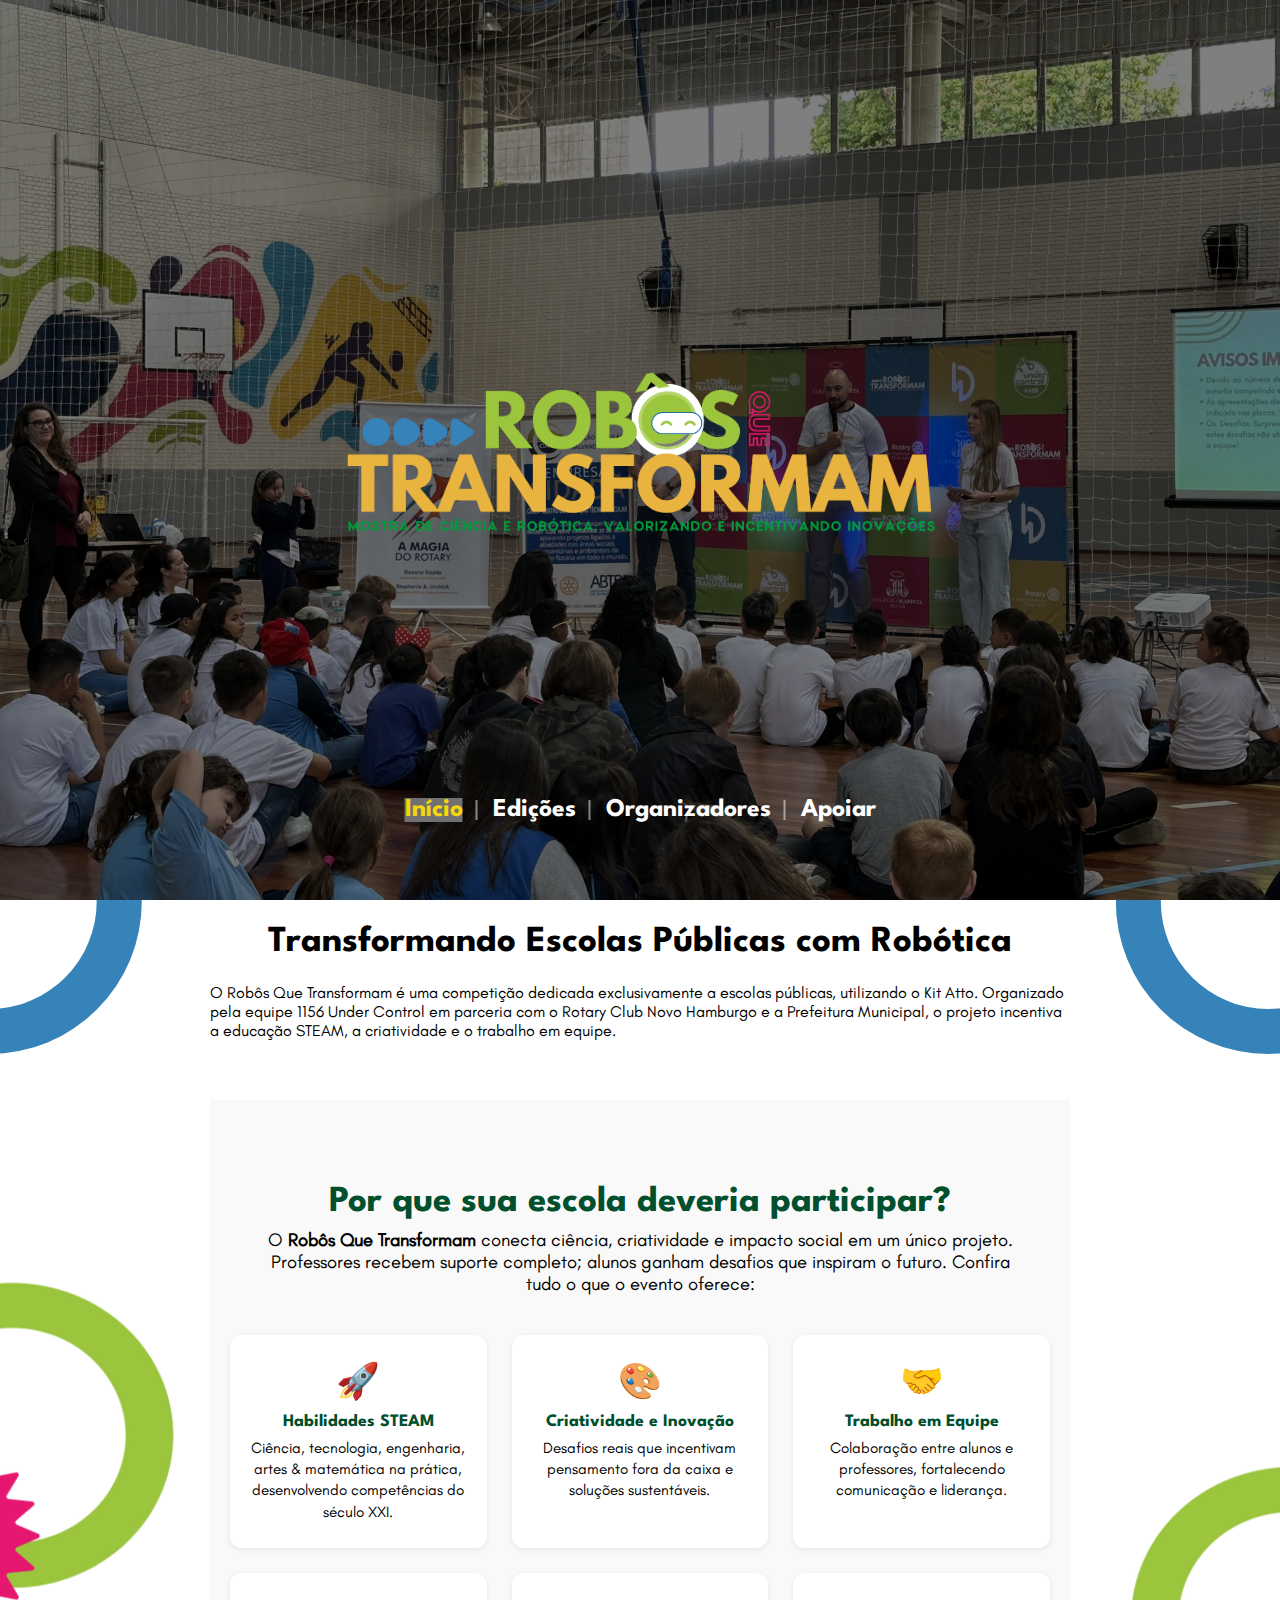
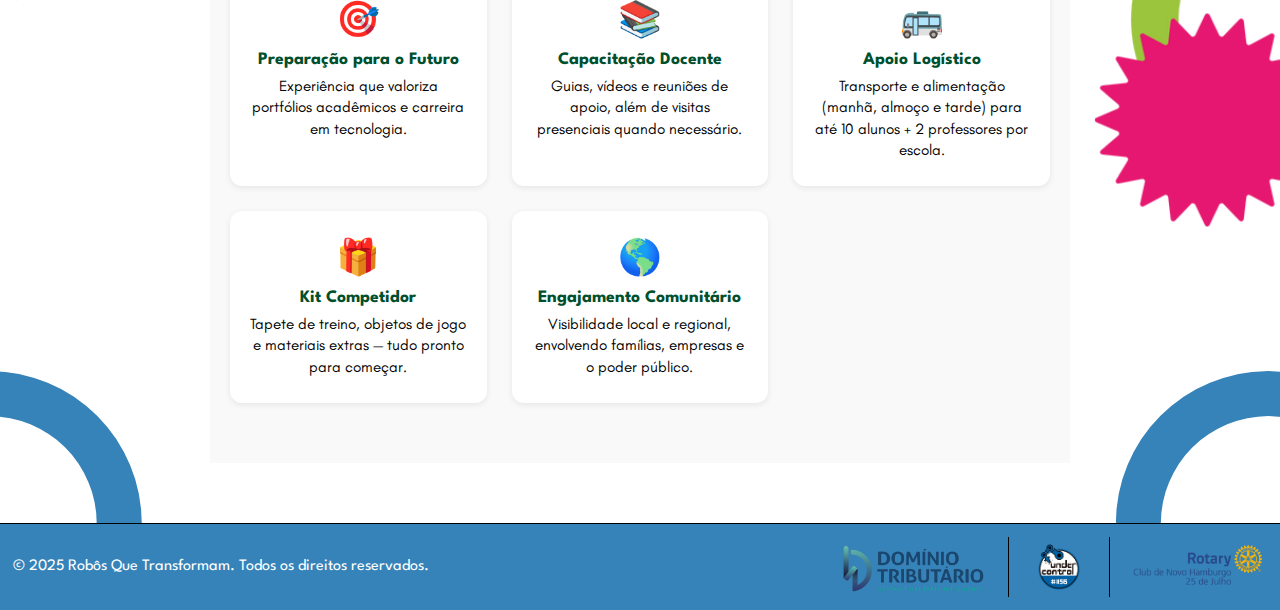
<file: index.html>
<!DOCTYPE html>
<html lang="pt-BR">

<head>
    <meta charset="UTF-8" />
    <title>Robôs Que Transformam</title>
    <link rel="stylesheet" href="style.css" />
</head>

<body>
    <header id="hero">
        <div class="bg-fade" id="bg1"></div>
        <div class="bg-fade" id="bg2"></div>
        <div class="overlay"></div>
        <nav>...</nav>
        <div class="hero-content">
            <img src="images/logoRQT.png" alt="Robôs Que Transformam" class="logo" />
        </div>
        <div class="hero-navigation">
            <ul>
                <li><a href="index.html">Início</a></li>
                <li><a href="edicoes.html">Edições</a></li>
                <li><a href="organizadores.html">Organizadores</a></li>
                <li><a href="apoio.html">Apoiar</a></li>
            </ul>
        </div>
    </header>

    <main>
        <div class="page-decorations">
            <div class="corner-decoration top-left"></div>
            <div class="corner-decoration top-right"></div>
            <div class="corner-decoration bottom-left"></div>
            <div class="corner-decoration bottom-right"></div>
            <div class="side-decoration left"></div>
            <div class="side-decoration right"></div>
        </div>
        <div class="content">
            <section>
                <h1>Transformando Escolas Públicas com Robótica</h1>
                <p>O Robôs Que Transformam é uma competição dedicada exclusivamente a escolas públicas, utilizando o Kit
                    Atto. Organizado pela equipe 1156 Under Control em parceria com o Rotary Club Novo Hamburgo e a
                    Prefeitura Municipal, o projeto incentiva a educação STEAM, a criatividade e o trabalho em equipe.
                </p>
            </section>

            <section class="image-section">
                <h1>Por que sua escola deveria participar?</h1>

                <p class="intro">
                    O <strong>Robôs Que Transformam</strong> conecta ciência, criatividade e impacto social
                    em um único projeto. Professores recebem suporte completo; alunos
                    ganham desafios que inspiram o futuro. Confira tudo o que o evento oferece:
                </p>

                <div class="benefit-grid">
                    <div class="card">
                        <span class="emoji">🚀</span>
                        <h3>Habilidades STEAM</h3>
                        <p>Ciência, tecnologia, engenharia, artes &amp; matemática na prática,
                            desenvolvendo competências do século XXI.</p>
                    </div>

                    <div class="card">
                        <span class="emoji">🎨</span>
                        <h3>Criatividade e Inovação</h3>
                        <p>Desafios reais que incentivam pensamento fora da caixa
                            e soluções sustentáveis.</p>
                    </div>

                    <div class="card">
                        <span class="emoji">🤝</span>
                        <h3>Trabalho em Equipe</h3>
                        <p>Colaboração entre alunos e professores, fortalecendo comunicação
                            e liderança.</p>
                    </div>

                    <div class="card">
                        <span class="emoji">🎯</span>
                        <h3>Preparação para o Futuro</h3>
                        <p>Experiência que valoriza portfólios acadêmicos e carreira
                            em tecnologia.</p>
                    </div>

                    <div class="card">
                        <span class="emoji">📚</span>
                        <h3>Capacitação Docente</h3>
                        <p>Guias, vídeos e reuniões de apoio, além de visitas presenciais
                            quando necessário.</p>
                    </div>

                    <div class="card">
                        <span class="emoji">🚌</span>
                        <h3>Apoio Logístico</h3>
                        <p>Transporte e alimentação (manhã, almoço e tarde) para até
                            10 alunos + 2 professores por escola.</p>
                    </div>

                    <div class="card">
                        <span class="emoji">🎁</span>
                        <h3>Kit Competidor</h3>
                        <p>Tapete de treino, objetos de jogo e materiais extras —
                            tudo pronto para começar.</p>
                    </div>

                    <div class="card">
                        <span class="emoji">🌎</span>
                        <h3>Engajamento Comunitário</h3>
                        <p>Visibilidade local e regional, envolvendo famílias, empresas
                            e o poder público.</p>
                    </div>
                </div>
            </section>
        </div>
    </main>


    <footer class="footer">
        <p>&copy; 2025 Robôs Que Transformam. Todos os direitos reservados.</p>
        <div class="sponsors">
            <img src="images/logoDominio.png" alt="Logo Domínio Tributário" class="sponsor-logo">
            <div class="sponsor-separator"></div>
            <img src="images/logoUnder.png" alt="Logo Under Control" class="sponsor-logo">
            <div class="sponsor-separator"></div>
            <img src="images/logoRotary.png" alt="Logo Rotary" class="sponsor-logo">
        </div>
    </footer>


    <script src="script.js"></script>
</body>

</html>
</file>
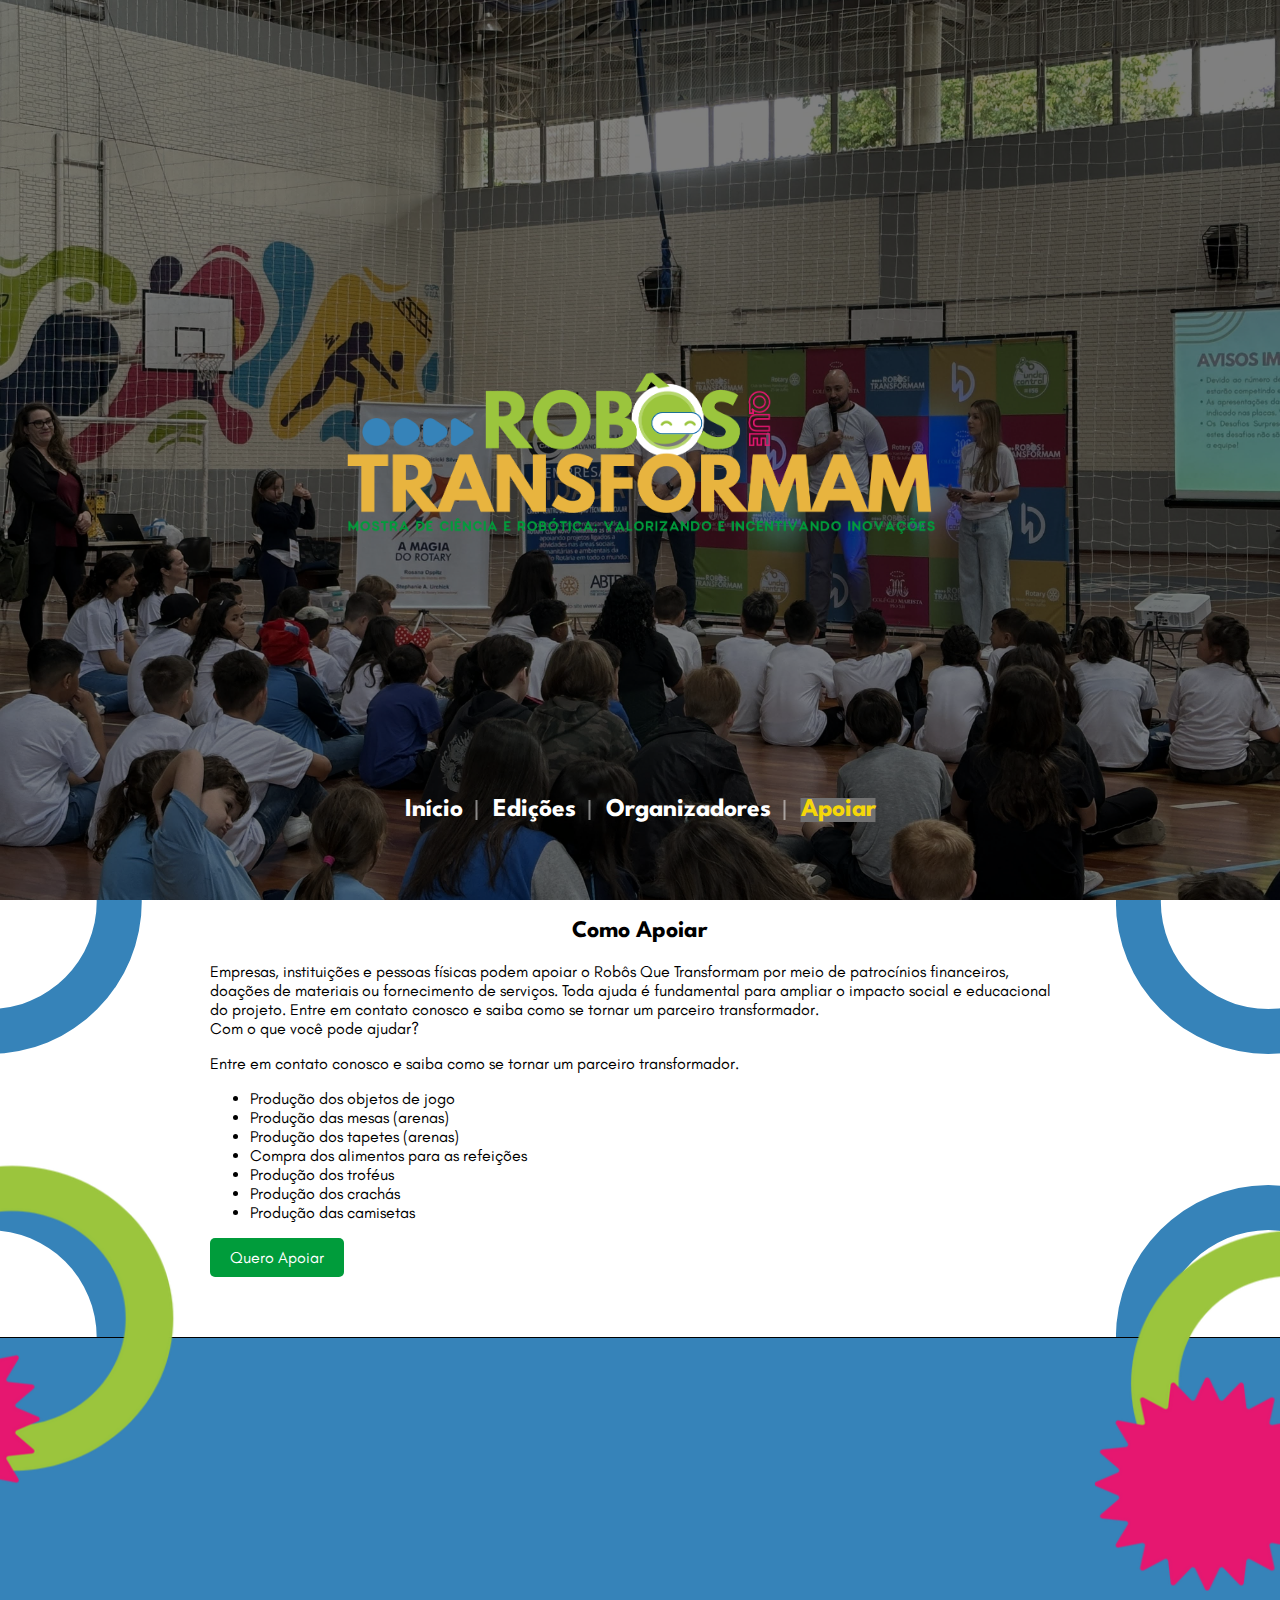
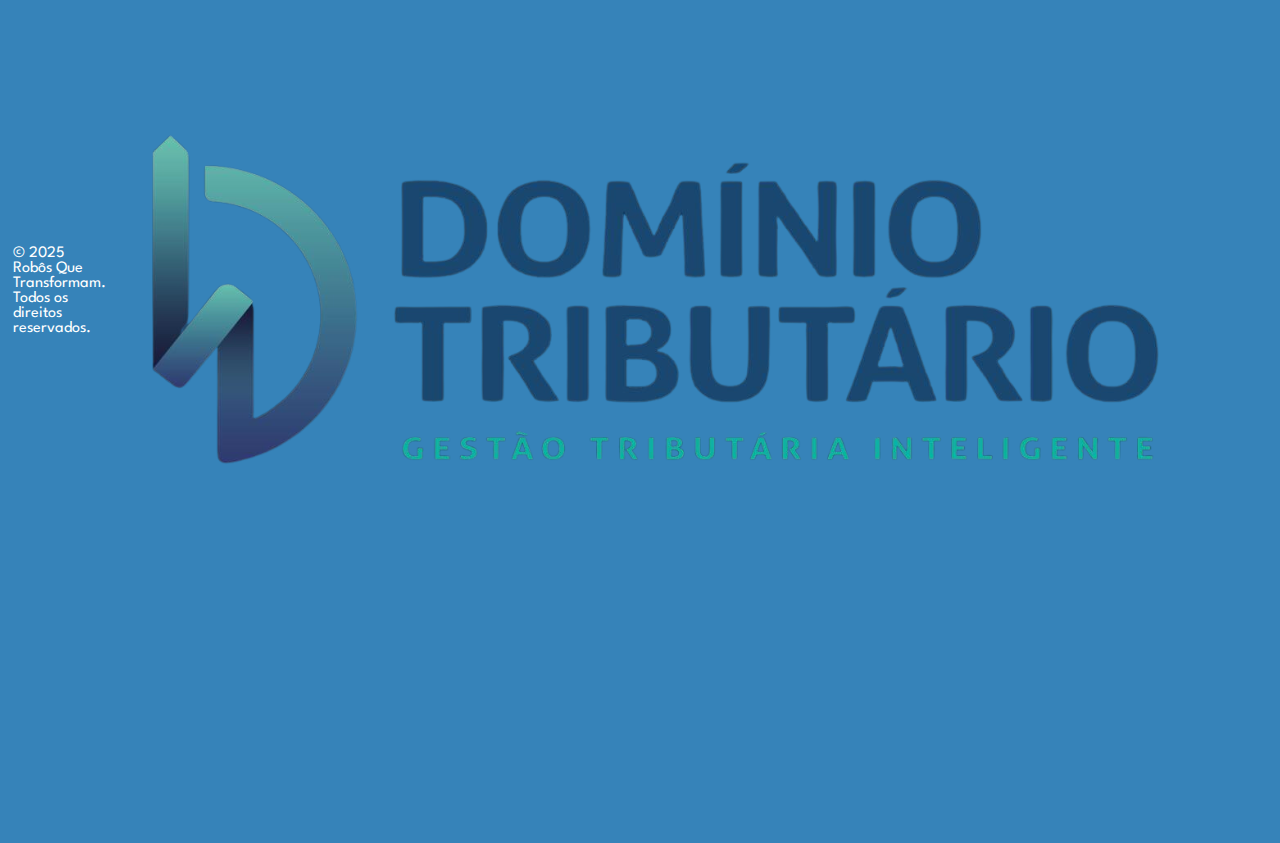
<file: apoio.html>
<!DOCTYPE html>
<html lang="pt-BR">

<head>
    <meta charset="UTF-8" />
    <title>Robôs Que Transformam</title>
    <link rel="stylesheet" href="style.css" />
</head>

<body>
    <header id="hero">
        <div class="bg-fade" id="bg1"></div>
        <div class="bg-fade" id="bg2"></div>
        <div class="overlay"></div>
        <nav>...</nav>
        <div class="hero-content">
            <img src="images/logoRQT.png" alt="Robôs Que Transformam" class="logo" />
        </div>
        <div class="hero-navigation">
            <ul>
                <li><a href="index.html">Início</a></li>
                <li><a href="edicoes.html">Edições</a></li>
                <li><a href="organizadores.html">Organizadores</a></li>
                <li><a href="apoio.html">Apoiar</a></li>
            </ul>
        </div>
    </header>

    <main>
        <div class="page-decorations">
            <div class="corner-decoration top-left"></div>
            <div class="corner-decoration top-right"></div>
            <div class="corner-decoration bottom-left"></div>
            <div class="corner-decoration bottom-right"></div>
            <div class="side-decoration left"></div>
            <div class="side-decoration right"></div>
        </div>
        <div class="content">
            <section>
                <h2>Como Apoiar</h2>
                <p>Empresas, instituições e pessoas físicas podem apoiar o Robôs Que Transformam por meio de patrocínios
                    financeiros,
                    doações de materiais ou fornecimento de serviços. Toda ajuda é fundamental para ampliar o impacto social
                    e educacional do projeto.
                    Entre em contato conosco e saiba como se tornar um parceiro transformador.
                    <br />
                    Com o que você pode ajudar?
                </p>
                <p>Entre em contato conosco e saiba como se tornar um parceiro transformador.</p>
                <div class="how-to-help">
                    <ul>
                        <li>Produção dos objetos de jogo</li>
                        <li>Produção das mesas (arenas)</li>
                        <li>Produção dos tapetes (arenas)</li>
                        <li>Compra dos alimentos para as refeições</li>
                        <li>Produção dos troféus</li>
                        <li>Produção dos crachás</li>
                        <li>Produção das camisetas</li>
                    </ul>
                </div>
                <a href="mailto:contato@robosquetransformam.com" class="btn">Quero Apoiar</a>
            </section>
        </div>
    </main>


    <footer class="footer">
        <p>&copy; 2025 Robôs Que Transformam. Todos os direitos reservados.</p>
        <img src="images/logoDominio.png" alt="Logo Dominio" class="smallimg">
        <img src="images/logoUnder.png" alt="Logo Dominio" class="bigimg">
        <img src="images/logoRotary.png" alt="Logo Dominio" class="smallimg">
    </footer>


    <script src="script.js"></script>
</body>

</html>
</file>
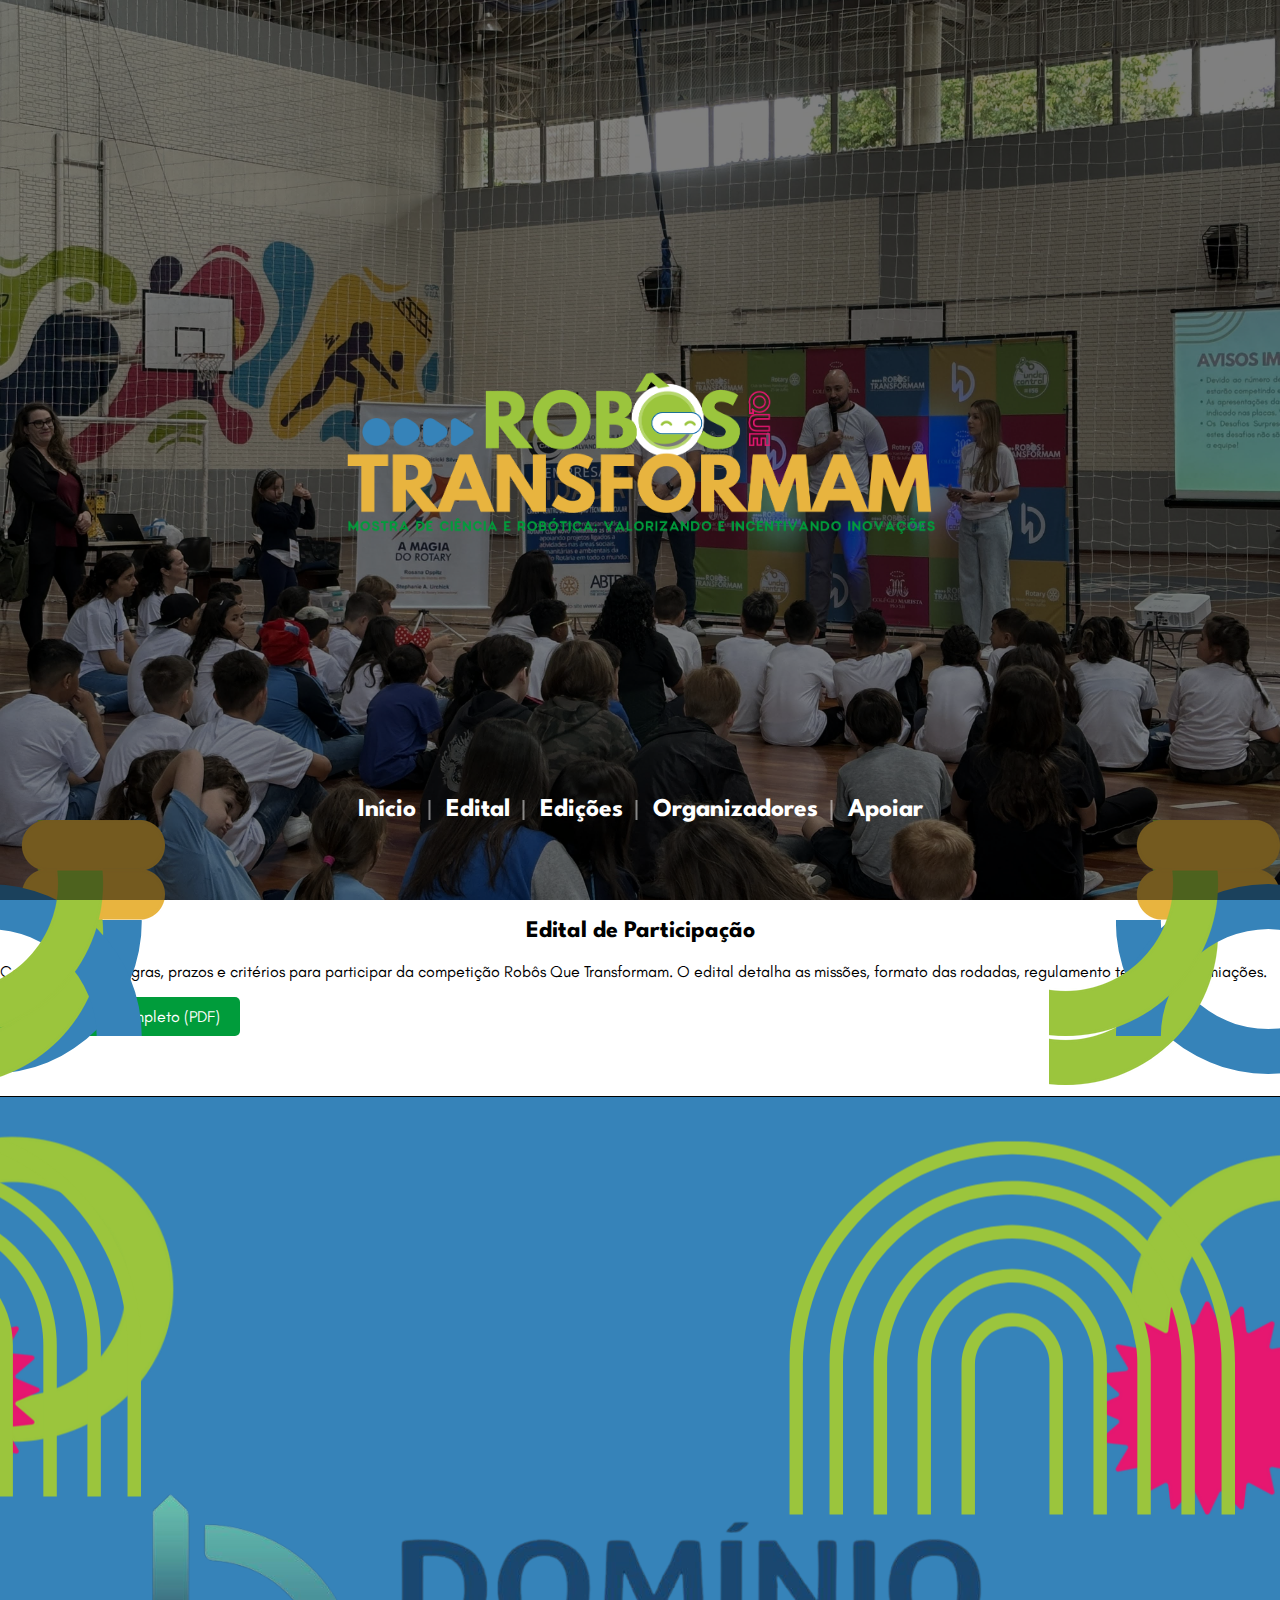
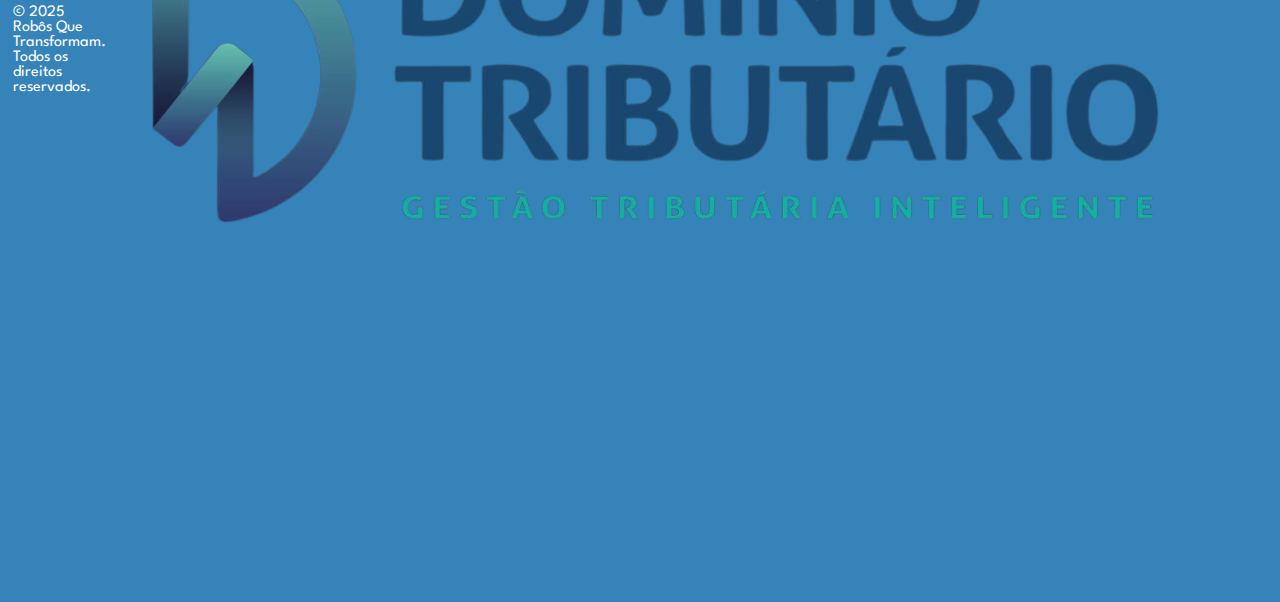
<file: beneficios.html>
<!DOCTYPE html>
<html lang="pt-BR">

<head>
    <meta charset="UTF-8" />
    <title>Robôs Que Transformam</title>
    <link rel="stylesheet" href="style.css" />
</head>

<body>
    <header id="hero">
        <div class="bg-fade" id="bg1"></div>
        <div class="bg-fade" id="bg2"></div>
        <div class="overlay"></div>
        <nav>...</nav>
        <div class="hero-content">
            <img src="images/logoRQT.png" alt="Robôs Que Transformam" class="logo" />
        </div>
        <div class="hero-navigation">
            <ul>
                <li><a href="index.html">Início</a></li>
                <li><a href="edital.html">Edital</a></li>
                <li><a href="edicoes.html">Edições</a></li>
                <li><a href="organizadores.html">Organizadores</a></li>
                <li><a href="apoio.html">Apoiar</a></li>
            </ul>
        </div>
    </header>

    <main>
        <div class="page-decorations">
            <div class="corner-decoration top-left"><img src="images/corner1.png" alt="" /></div>
            <div class="corner-decoration top-right"><img src="images/corner1.png" alt="" /></div>
            <div class="corner-decoration bottom-left"><img src="images/corner1.png" alt="" /></div>
            <div class="corner-decoration bottom-right"><img src="images/corner1.png" alt="" /></div>
            <div class="side-decoration left"><img src="images/corner2.png" alt="" /></div>
            <div class="side-decoration right"><img src="images/corner2.png" alt="" /></div>
        </div>
        <section>
            <h2>Edital de Participação</h2>
            <p>Confira todas as regras, prazos e critérios para participar da competição Robôs Que Transformam. O edital
                detalha as missões, formato das rodadas, regulamento técnico e premiações.</p>
            <p><a href="docs/edital.pdf" target="_blank" class="btn">Baixar Edital Completo (PDF)</a></p>
        </section>
    </main>

    <footer class="footer">
        <p>&copy; 2025 Robôs Que Transformam. Todos os direitos reservados.</p>
        <img src="images/logoDominio.png" alt="Logo Dominio" class="smallimg">
        <img src="images/logoUnder.png" alt="Logo Dominio" class="bigimg">
        <img src="images/logoRotary.png" alt="Logo Dominio" class="smallimg">
    </footer>


    <script src="script.js"></script>
</body>

</html>
</file>
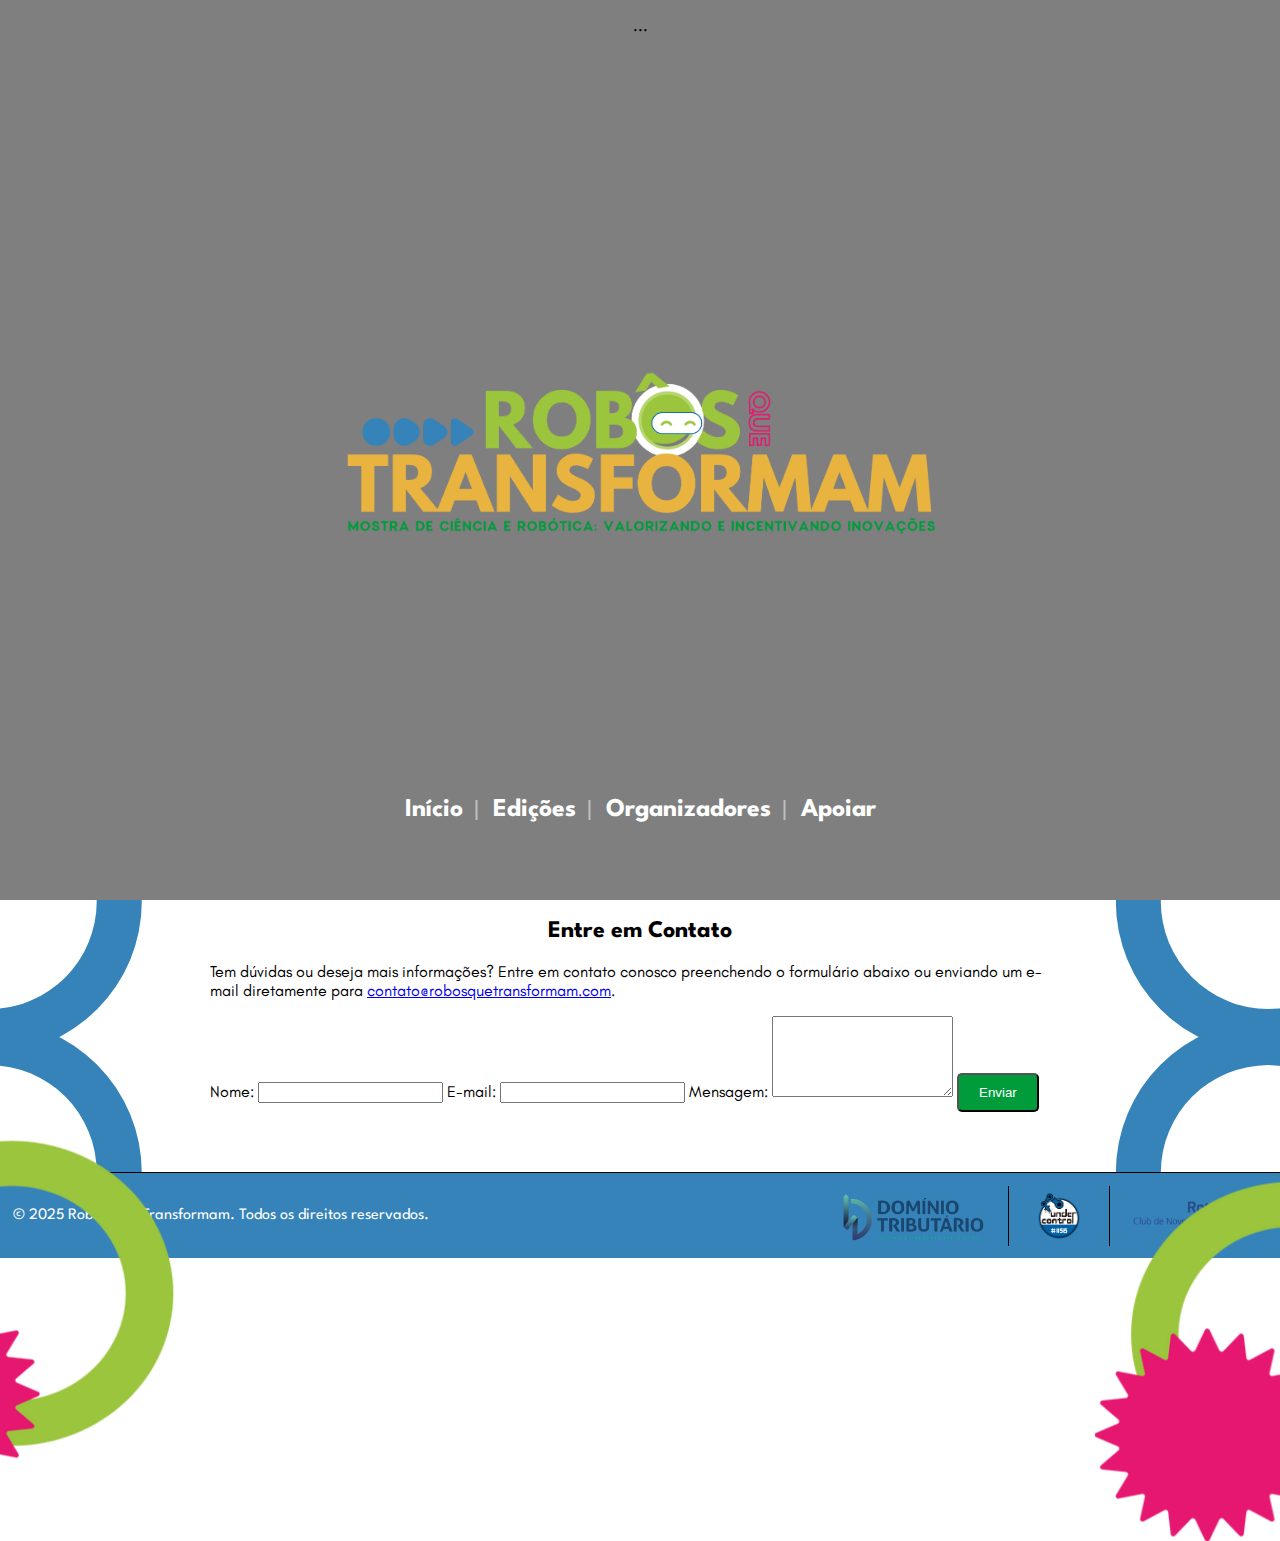
<file: contato.html>
<!DOCTYPE html>
<html lang="pt-BR">

<head>
    <meta charset="UTF-8" />
    <title>Contato - Robôs Que Transformam</title>
    <link rel="stylesheet" href="style.css" />
</head>

<body>
    <header id="hero">
        <div class="bg-fade" id="bg1"></div>
        <div class="bg-fade" id="bg2"></div>
        <div class="overlay"></div>
        <nav>...</nav>
        <div class="hero-content">
            <img src="images/logoRQT.png" alt="Robôs Que Transformam" class="logo" />
        </div>
        <div class="hero-navigation">
            <ul>
                <li><a href="index.html">Início</a></li>
                <li><a href="edicoes.html">Edições</a></li>
                <li><a href="organizadores.html">Organizadores</a></li>
                <li><a href="apoio.html">Apoiar</a></li>
            </ul>
        </div>
    </header>

    <main>
        <div class="page-decorations">
            <div class="corner-decoration top-left"></div>
            <div class="corner-decoration top-right"></div>
            <div class="corner-decoration bottom-left"></div>
            <div class="corner-decoration bottom-right"></div>
            <div class="side-decoration left"></div>
            <div class="side-decoration right"></div>
        </div>
        <div class="content">
            <section>
                <h2>Entre em Contato</h2>
                <p>Tem dúvidas ou deseja mais informações? Entre em contato conosco preenchendo o formulário abaixo ou
                    enviando um e-mail diretamente para <a
                        href="mailto:contato@robosquetransformam.com">contato@robosquetransformam.com</a>.</p>

                <form action="submit_form.php" method="POST" class="contact-form">
                    <label for="name">Nome:</label>
                    <input type="text" id="name" name="name" required>

                    <label for="email">E-mail:</label>
                    <input type="email" id="email" name="email" required>

                    <label for="message">Mensagem:</label>
                    <textarea id="message" name="message" rows="5" required></textarea>

                    <button type="submit" class="btn">Enviar</button>
                </form>
            </section>
        </div>
    </main>

    <footer class="footer">
        <p>&copy; 2025 Robôs Que Transformam. Todos os direitos reservados.</p>
        <div class="sponsors">
            <img src="images/logoDominio.png" alt="Logo Domínio Tributário" class="sponsor-logo">
            <div class="sponsor-separator"></div>
            <img src="images/logoUnder.png" alt="Logo Under Control" class="sponsor-logo">
            <div class="sponsor-separator"></div>
            <img src="images/logoRotary.png" alt="Logo Rotary" class="sponsor-logo">
        </div>
    </footer>
</body>

</html>
</file>
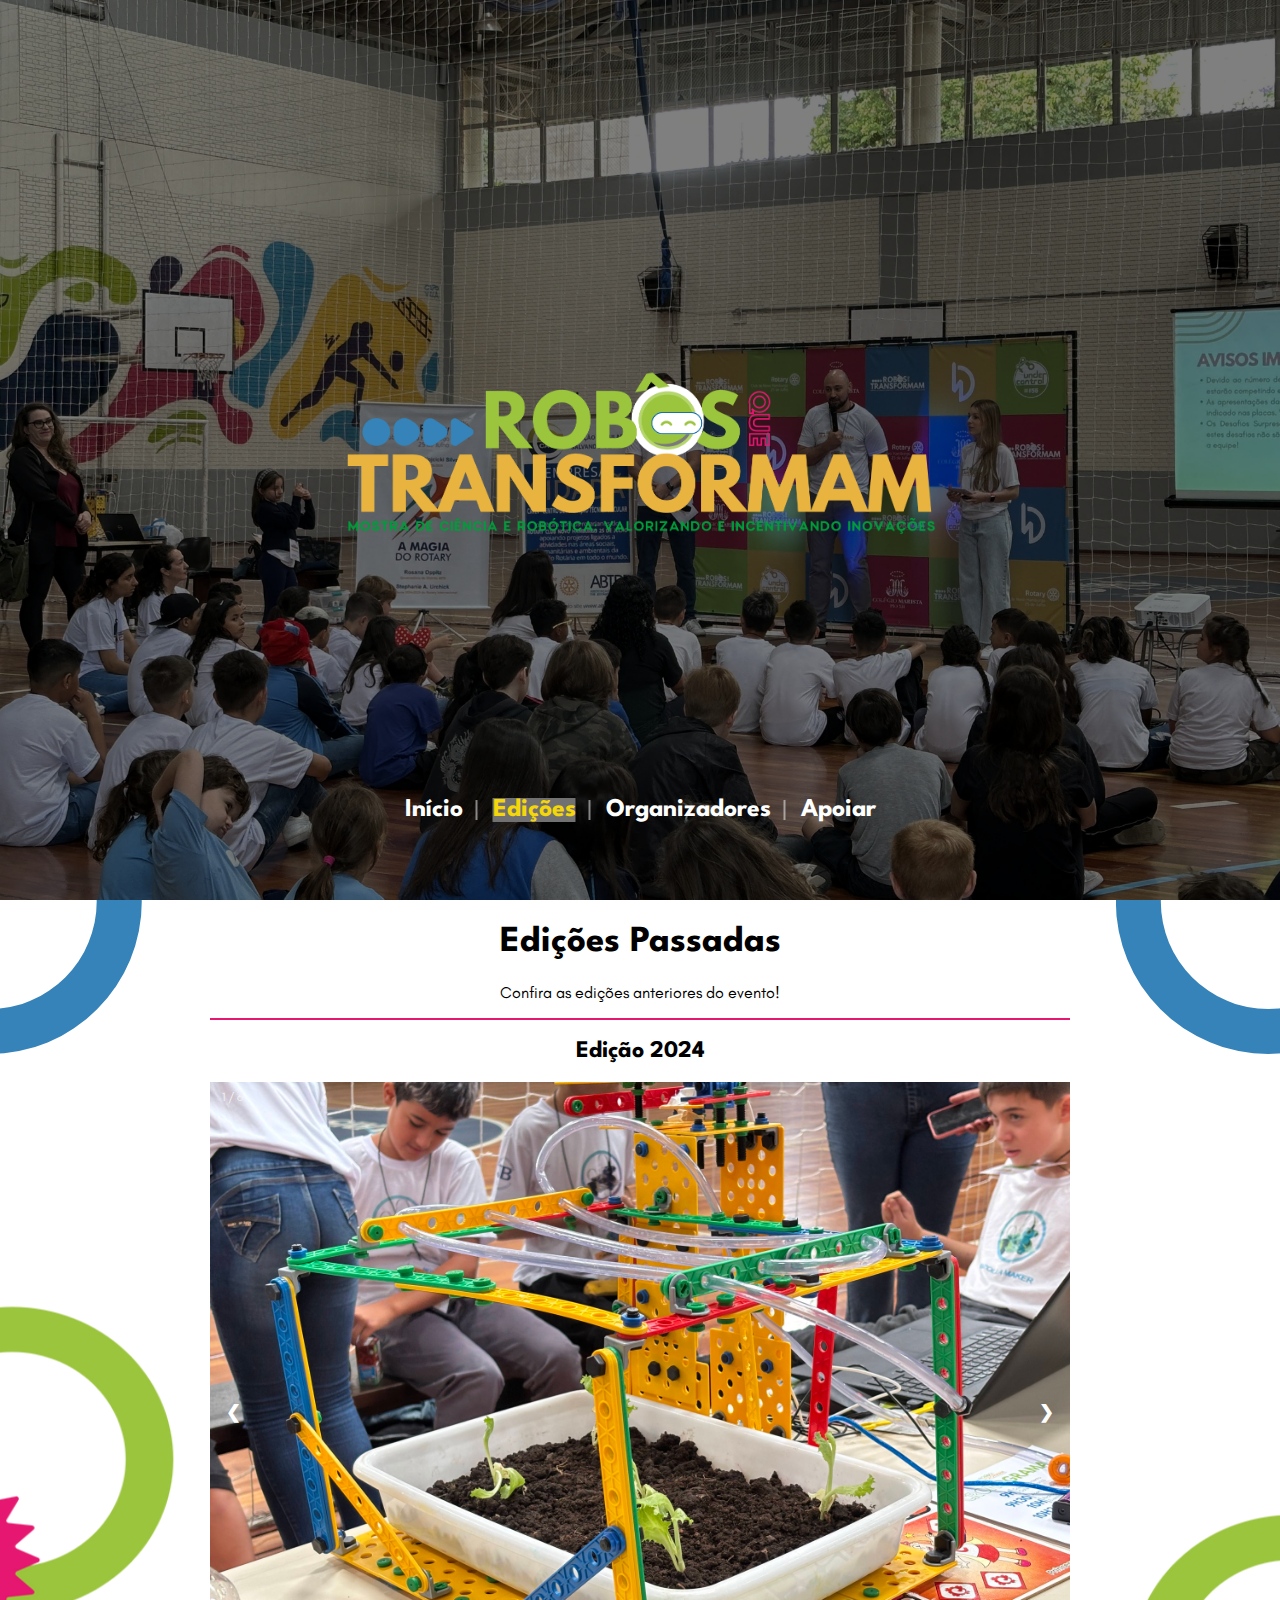
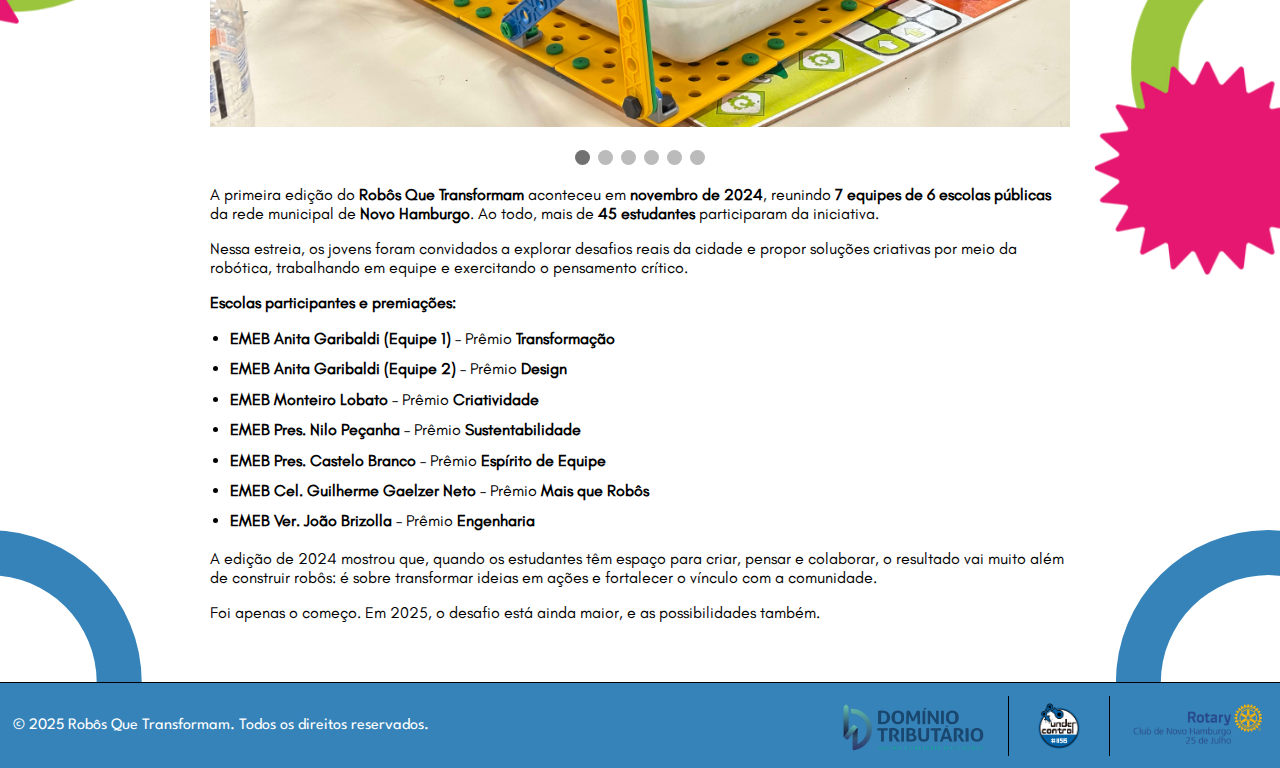
<file: edicoes.html>
<!DOCTYPE html>
<html lang="pt-BR">

<head>
    <meta charset="UTF-8" />
    <meta name="viewport" content="width=device-width, initial-scale=1" />
    <title>Robôs Que Transformam</title>
    <link rel="stylesheet" href="style.css" />
</head>


<body>
    <header id="hero">
        <div class="bg-fade" id="bg1"></div>
        <div class="bg-fade" id="bg2"></div>
        <div class="overlay"></div>
        <nav>...</nav>
        <div class="hero-content">
            <img src="images/logoRQT.png" alt="Robôs Que Transformam" class="logo" />
        </div>
        <div class="hero-navigation">
            <ul>
                <li><a href="index.html">Início</a></li>
                <li><a href="edicoes.html">Edições</a></li>
                <li><a href="organizadores.html">Organizadores</a></li>
                <li><a href="apoio.html">Apoiar</a></li>
            </ul>
        </div>
    </header>

    <main>
        <div class="page-decorations">
            <div class="corner-decoration top-left"></div>
            <div class="corner-decoration top-right"></div>
            <div class="corner-decoration bottom-left"></div>
            <div class="corner-decoration bottom-right"></div>
            <div class="side-decoration left"></div>
            <div class="side-decoration right"></div>
        </div>
        <div class="content">
            <section>
                <h1>Edições Passadas</h1>
                <p style="text-align: center;">Confira as edições anteriores do evento!</p>

                <div class="edicao">
                    <h2>Edição 2024</h2>
                    <div class="slideshow-container">
                        <div class="mySlides fade">
                            <div class="numbertext">1 / 6</div>
                            <img src="images/2024/IMG_7942.jpeg" style="width:100%">
                        </div>
                        <div class="mySlides fade">
                            <div class="numbertext">2 / 6</div>
                            <img src="images/2024/IMG_7943.jpeg" style="width:100%">
                        </div>

                        <div class="mySlides fade">
                            <div class="numbertext">3 / 6</div>
                            <img src="images/2024/IMG_7944.jpeg"
                                style="width:50%; display: block; margin-left: auto; margin-right: auto;">
                        </div>
                        <div class="mySlides fade">
                            <div class="numbertext">4 / 6</div>
                            <img src="images/2024/IMG_7946.jpeg" style="width:100%">
                        </div>

                        <div class="mySlides fade">
                            <div class="numbertext">5 / 6</div>
                            <img src="images/2024/IMG_8015.jpeg" style="width:100%">
                        </div>
                        <a class="prev" onclick="plusSlides(-1)">&#10094;</a>
                        <a class="next" onclick="plusSlides(1)">&#10095;</a>
                    </div>
                    <br>
                    <div style="text-align:center">
                        <span class="dot" onclick="currentSlide(1)"></span>
                        <span class="dot" onclick="currentSlide(2)"></span>
                        <span class="dot" onclick="currentSlide(3)"></span>
                        <span class="dot" onclick="currentSlide(4)"></span>
                        <span class="dot" onclick="currentSlide(5)"></span>
                        <span class="dot" onclick="currentSlide(6)"></span>
                    </div>
                    <p>A primeira edição do <strong>Robôs Que Transformam</strong> aconteceu em <strong>novembro de
                            2024</strong>,
                        reunindo <strong>7 equipes de 6 escolas públicas</strong> da rede municipal de <strong>Novo
                            Hamburgo</strong>.
                        Ao todo, mais de <strong>45 estudantes</strong> participaram da iniciativa.</p>
                    <p>Nessa estreia, os jovens foram convidados a explorar desafios reais da cidade e propor soluções
                        criativas por meio da robótica, trabalhando em equipe e exercitando o pensamento crítico.</p>
                    <p><strong>Escolas participantes e premiações:</strong></p>
                    <ul>
                        <li><strong>EMEB Anita Garibaldi (Equipe 1)</strong> – Prêmio <strong>Transformação</strong>
                        </li>
                        <li><strong>EMEB Anita Garibaldi (Equipe 2)</strong> – Prêmio <strong>Design</strong></li>
                        <li><strong>EMEB Monteiro Lobato</strong> – Prêmio <strong>Criatividade</strong></li>
                        <li><strong>EMEB Pres. Nilo Peçanha</strong> – Prêmio <strong>Sustentabilidade</strong></li>
                        <li><strong>EMEB Pres. Castelo Branco</strong> – Prêmio <strong>Espírito de Equipe</strong></li>
                        <li><strong>EMEB Cel. Guilherme Gaelzer Neto</strong> – Prêmio <strong>Mais que Robôs</strong>
                        </li>
                        <li><strong>EMEB Ver. João Brizolla</strong> – Prêmio <strong>Engenharia</strong></li>
                    </ul>
                    <p>A edição de 2024 mostrou que, quando os estudantes têm espaço para criar, pensar e colaborar, o
                        resultado vai muito além de construir robôs: é sobre transformar ideias em ações e fortalecer o
                        vínculo
                        com a comunidade.</p>
                    <p>Foi apenas o começo. Em 2025, o desafio está ainda maior, e as possibilidades também.</p>
                </div>
            </section>
        </div>
    </main>

    <footer class="footer">
        <p>&copy; 2025 Robôs Que Transformam. Todos os direitos reservados.</p>
        <div class="sponsors">
            <img src="images/logoDominio.png" alt="Logo Domínio Tributário" class="sponsor-logo">
            <div class="sponsor-separator"></div>
            <img src="images/logoUnder.png" alt="Logo Under Control" class="sponsor-logo">
            <div class="sponsor-separator"></div>
            <img src="images/logoRotary.png" alt="Logo Rotary" class="sponsor-logo">
        </div>
    </footer>

    <script src="script.js"></script>
</body>

</html>
</file>
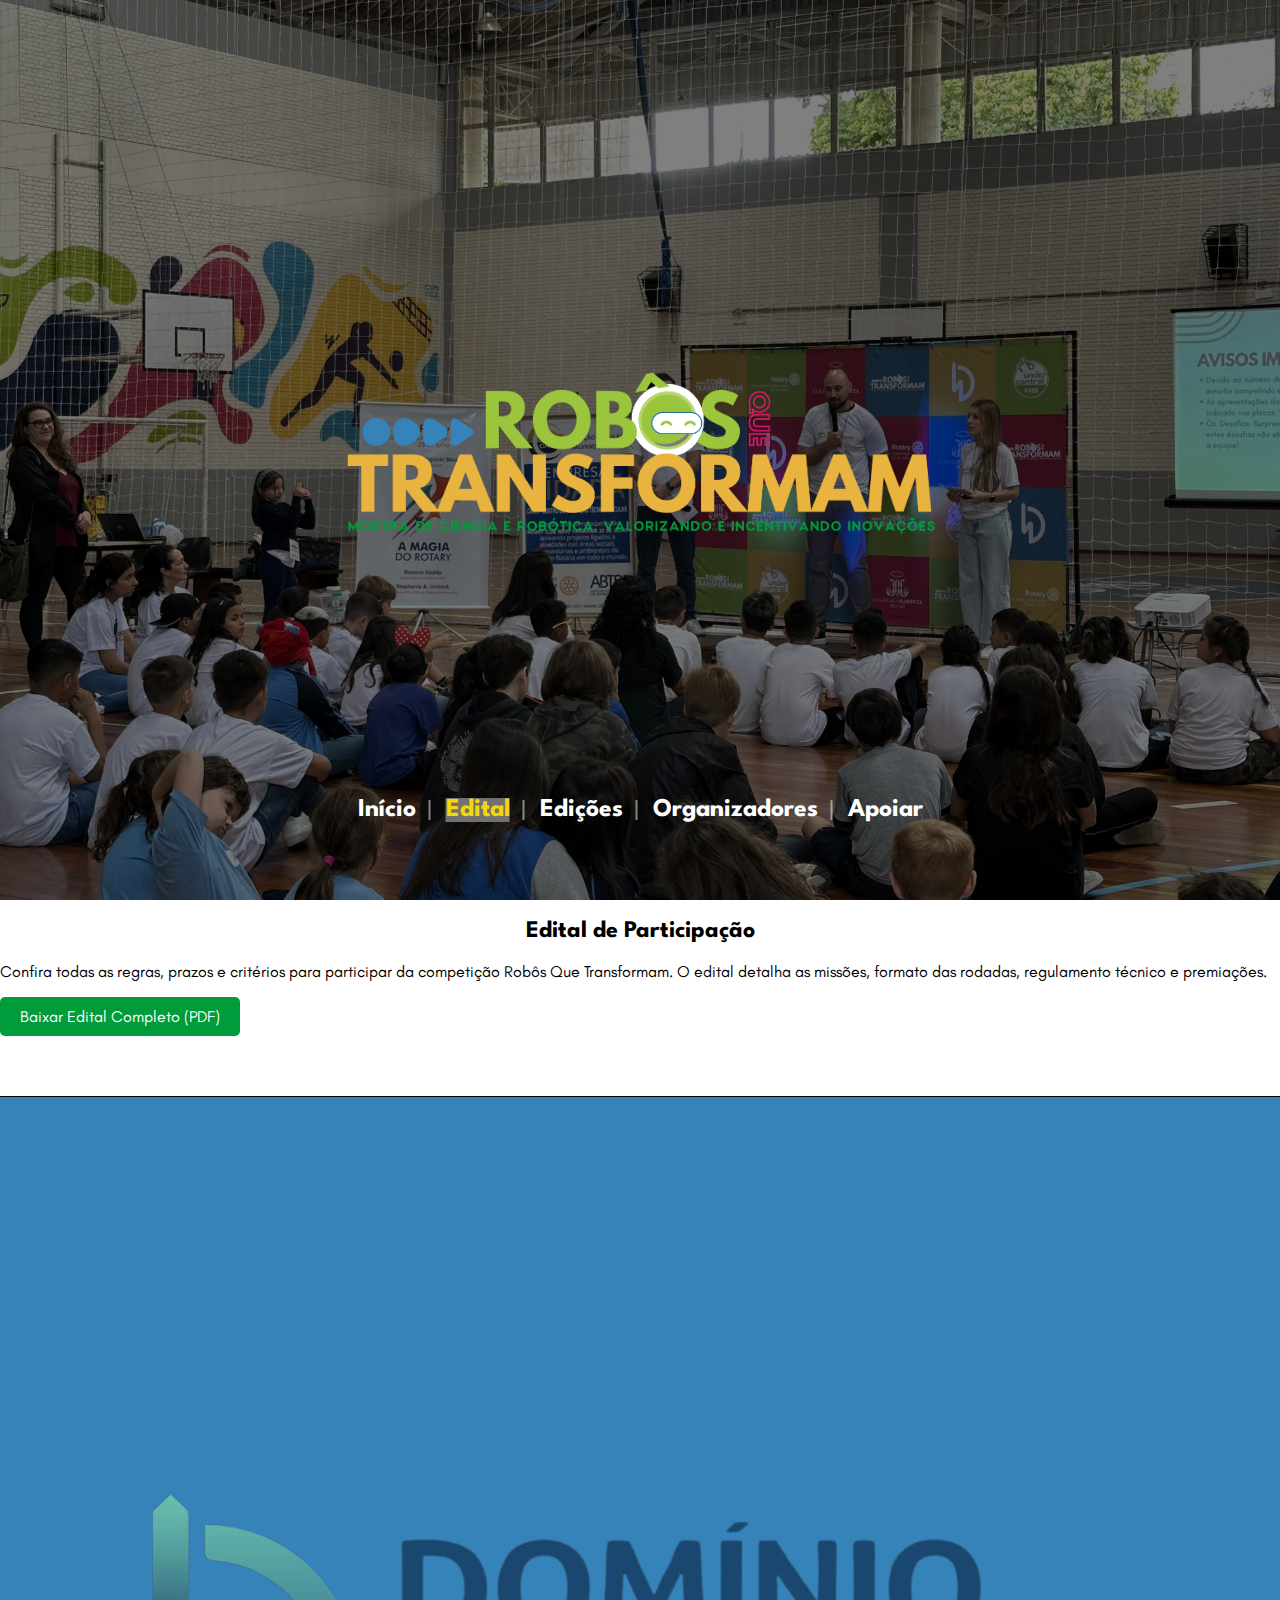
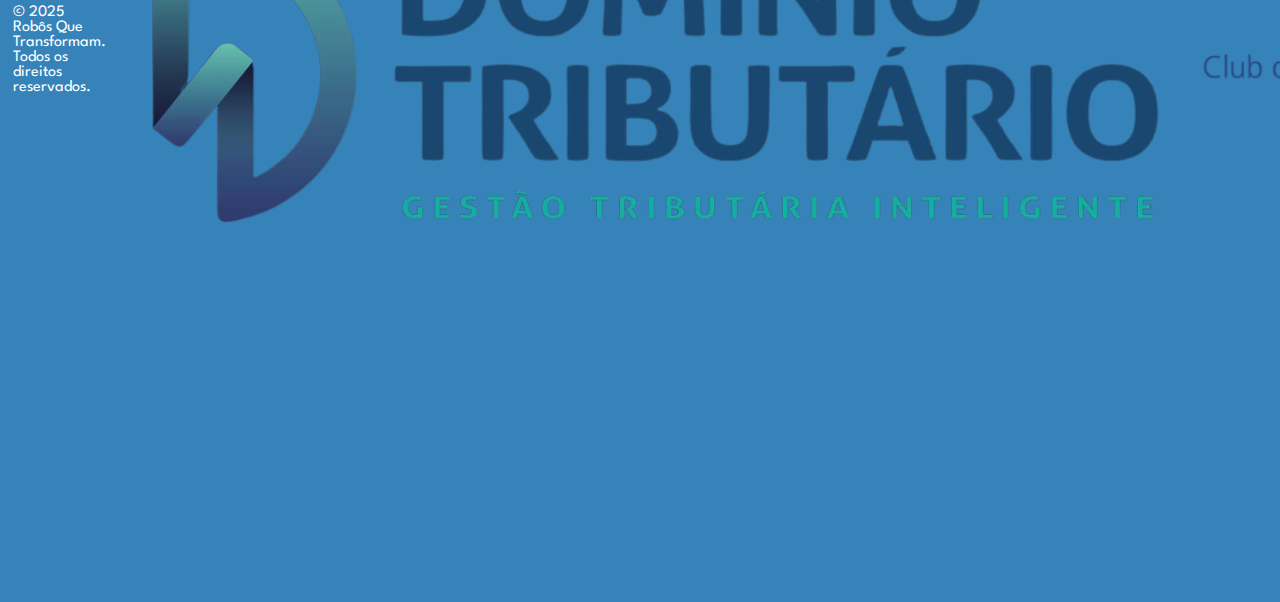
<file: edital.html>
<!DOCTYPE html>
<html lang="pt-BR">

<head>
    <meta charset="UTF-8" />
    <title>Robôs Que Transformam</title>
    <link rel="stylesheet" href="style.css" />
</head>

<body>
    <header id="hero">
        <div class="bg-fade" id="bg1"></div>
        <div class="bg-fade" id="bg2"></div>
        <div class="overlay"></div>
        <nav>...</nav>
        <div class="hero-content">
            <img src="images/logoRQT.png" alt="Robôs Que Transformam" class="logo" />
        </div>
        <div class="hero-navigation">
            <ul>
                <li><a href="index.html">Início</a></li>
                <li><a href="edital.html">Edital</a></li>
                <li><a href="edicoes.html">Edições</a></li>
                <li><a href="organizadores.html">Organizadores</a></li>
                <li><a href="apoio.html">Apoiar</a></li>
            </ul>
        </div>
    </header>

    <main>
        <section>
            <h2 id="edital">Edital de Participação</h2>
            <p>Confira todas as regras, prazos e critérios para participar da competição Robôs Que Transformam. O edital
                detalha as missões, formato das rodadas, regulamento técnico e premiações.</p>
            <p><a href="docs/edital.pdf" target="_blank" class="btn">Baixar Edital Completo (PDF)</a></p>
        </section>
    </main>

    <footer class="footer">
        <p>&copy; 2025 Robôs Que Transformam. Todos os direitos reservados.</p>
        <img src="images/logoDominio.png" alt="Logo Dominio" class="smallimg">
        <img src="images/logoRotary.png" alt="Logo Dominio" class="smallimg">
        <img src="images/logoUnder.png" alt="Logo Dominio" class="bigimg">
    </footer>


    <script src="script.js"></script>
</body>

</html>
</file>
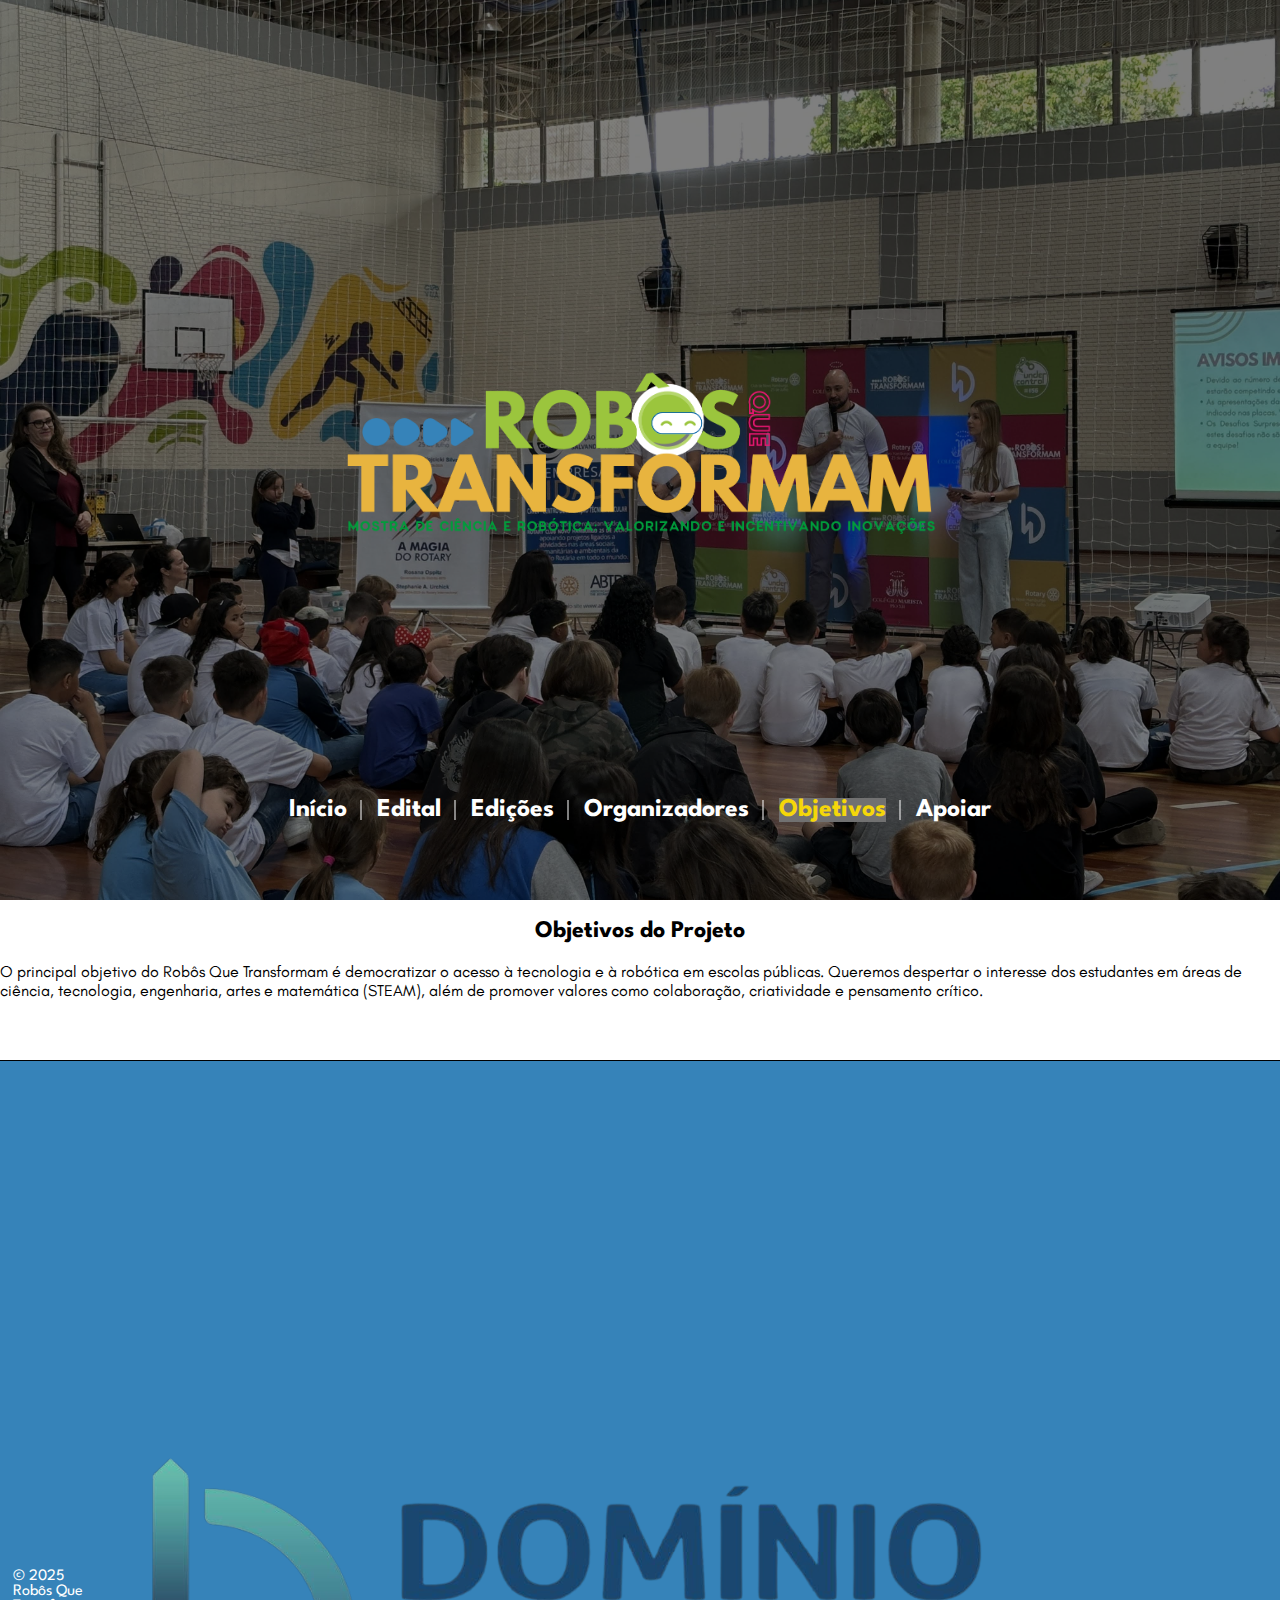
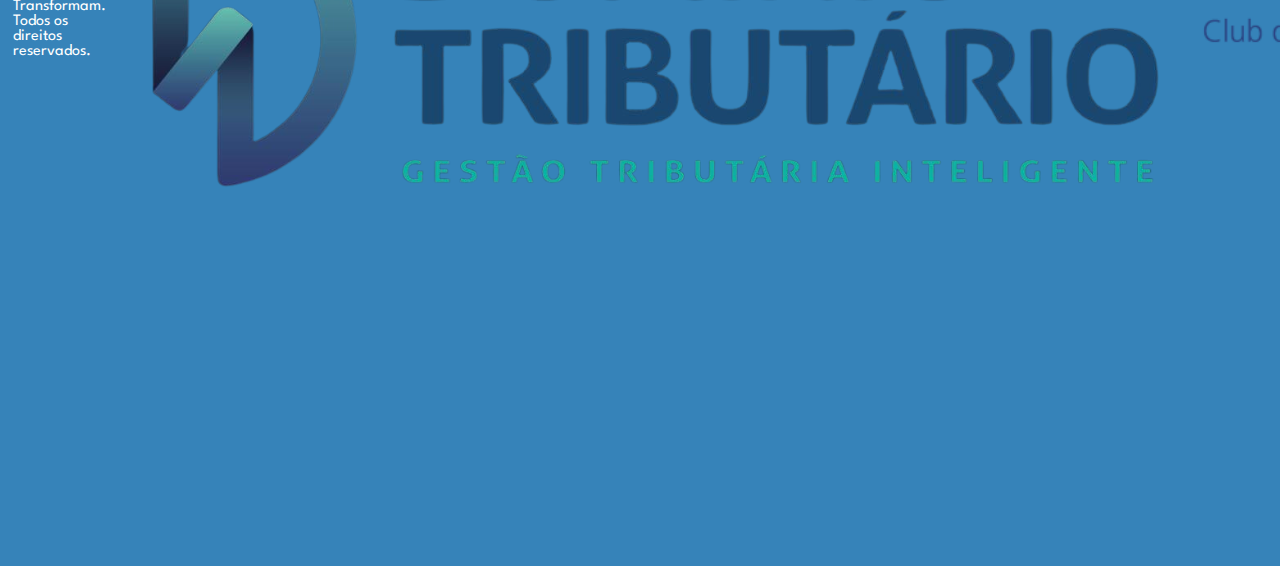
<file: objetivos.html>
<!DOCTYPE html>
<html lang="pt-BR">

<head>
    <meta charset="UTF-8" />
    <title>Robôs Que Transformam</title>
    <link rel="stylesheet" href="style.css" />
</head>

<body>
    <header id="hero">
        <div class="bg-fade" id="bg1"></div>
        <div class="bg-fade" id="bg2"></div>
        <div class="overlay"></div>
        <nav>...</nav>
        <div class="hero-content">
            <img src="images/logoRQT.png" alt="Robôs Que Transformam" class="logo" />
        </div>
        <div class="hero-navigation">
            <ul>
                <li><a href="index.html">Início</a></li>
                <li><a href="edital.html">Edital</a></li>
                <li><a href="edicoes.html">Edições</a></li>
                <li><a href="organizadores.html">Organizadores</a></li>
                <li><a href="objetivos.html">Objetivos</a></li>
                <li><a href="apoio.html">Apoiar</a></li>
            </ul>
        </div>
    </header>

    <main>
        <section>
            <h2>Objetivos do Projeto</h2>
            <p>O principal objetivo do Robôs Que Transformam é democratizar o acesso à tecnologia e à robótica em
                escolas públicas. Queremos despertar o interesse dos estudantes em áreas de ciência, tecnologia,
                engenharia, artes e matemática (STEAM), além de promover valores como colaboração, criatividade e
                pensamento crítico.</p>
        </section>
    </main>


    <footer class="footer">
        <p>&copy; 2025 Robôs Que Transformam. Todos os direitos reservados.</p>
        <img src="images/logoDominio.png" alt="Logo Dominio" class="smallimg">
        <img src="images/logoRotary.png" alt="Logo Dominio" class="smallimg">
        <img src="images/logoUnder.png" alt="Logo Dominio" class="bigimg">
    </footer>


    <script src="script.js"></script>
</body>

</html>
</file>
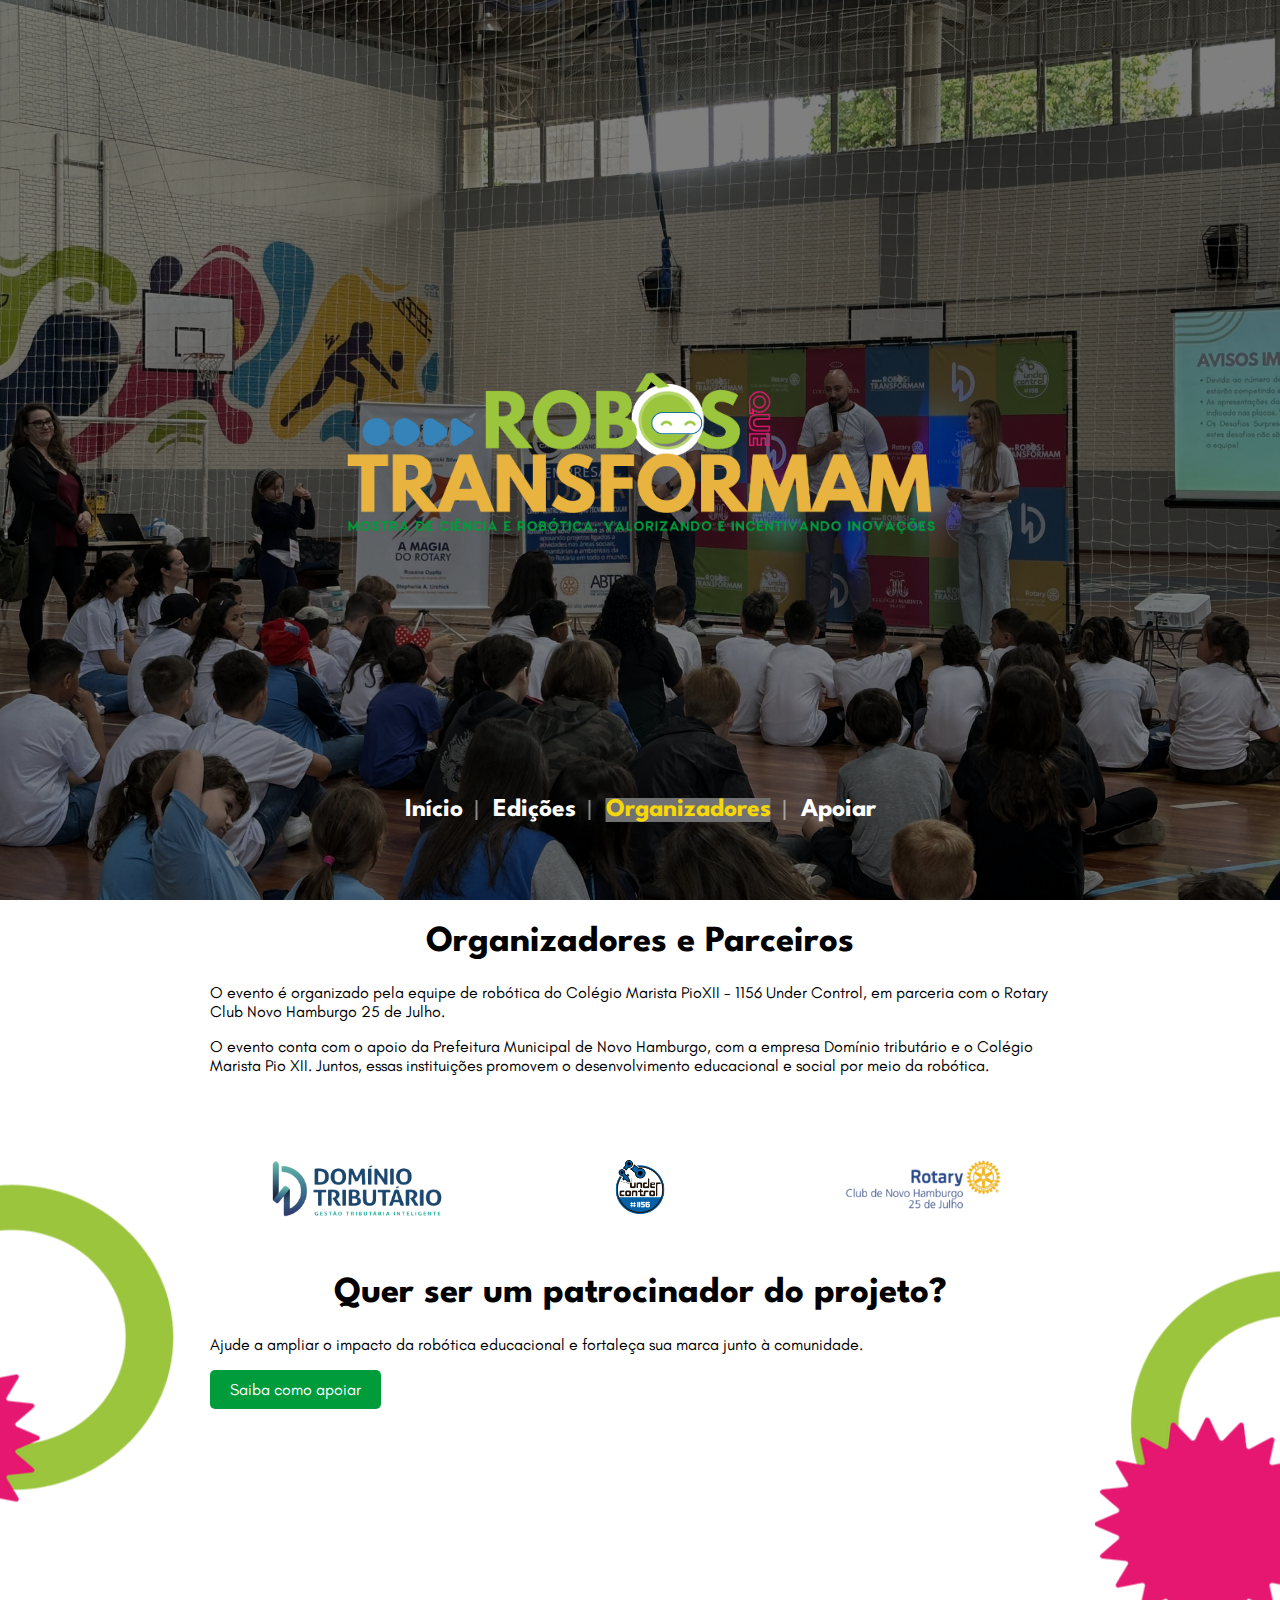
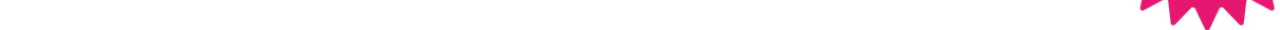
<file: organizadores.html>
<!DOCTYPE html>
<html lang="pt-BR">

<head>
    <meta charset="UTF-8" />
    <title>Robôs Que Transformam</title>
    <link rel="stylesheet" href="style.css" />
</head>

<body>
    <header id="hero">
        <div class="bg-fade" id="bg1"></div>
        <div class="bg-fade" id="bg2"></div>
        <div class="overlay"></div>
        <nav>...</nav>
        <div class="hero-content">
            <img src="images/logoRQT.png" alt="Robôs Que Transformam" class="logo" />
        </div>
        <div class="hero-navigation">
            <ul>
                <li><a href="index.html">Início</a></li>
                <li><a href="edicoes.html">Edições</a></li>
                <li><a href="organizadores.html">Organizadores</a></li>
                <li><a href="apoio.html">Apoiar</a></li>
            </ul>
        </div>
    </header>

    <main>
        <div class="page-decorations">
            <div class="side-decoration left"></div>
            <div class="side-decoration right"></div>
        </div>
        <div class="content">
            <section>
                <h1>Organizadores e Parceiros</h1>
                <p>O evento é organizado pela equipe de robótica do Colégio Marista PioXII - 1156 Under Control, em
                    parceria
                    com o Rotary Club
                    Novo Hamburgo 25 de Julho. </p>
                <p> O evento conta com o apoio da Prefeitura Municipal de Novo Hamburgo, com a empresa Domínio
                    tributário e
                    o Colégio Marista
                    Pio XII. Juntos, essas instituições promovem o desenvolvimento educacional e social por meio da
                    robótica. </p>
            </section>

            <div class="organizers-logos sponsors">
                <img src="images/logoDominio.png" alt="Logo Domínio Tributário" class="sponsor-logo">
                <img src="images/logoUnder.png" alt="Logo Under Control" class="sponsor-logo">
                <img src="images/logoRotary.png" alt="Logo Rotary" class="sponsor-logo">
            </div>

            <section>
                <h1>Quer ser um patrocinador do projeto?</h1>
                <p>Ajude a ampliar o impacto da robótica educacional e fortaleça sua marca junto à comunidade.
                </p>
                <a href="apoio.html" class="btn" aria-label="Saiba como apoiar o projeto">Saiba como apoiar</a>
            </section>
        </div>
    </main>

    <script src="script.js"></script>
</body>

</html>
</file>
<file: style.css>
@font-face {
    font-family: leagueSpartan;
    src: url(fonts/LeagueSpartan-VariableFont_wght.ttf);
}

@font-face {
    font-family: regularGlacialIndifference;
    src: url(fonts/GlacialIndifference-Regular.otf);
}

@font-face {
    font-family: boldGlacialIndifference;
    src: url(fonts/GlacialIndifference-Bold.otf);
}



body,
html {
    margin: 0;
    padding: 0;
    scroll-behavior: smooth;
    font-family: leagueSpartan;
}

.image-section {
    padding: 60px 20px;
    background: #f9f9f9;
}

.image-section h1 {
    text-align: center;
    margin-bottom: 10px;
    color: #004F2D;
}

.image-section .intro {
    max-width: 760px;
    margin: 0 auto 40px;
    text-align: center;
    font-family: regularGlacialIndifference;
    font-size: 1.15em;
}

.benefit-grid {
    display: grid;
    gap: 25px;
    grid-template-columns: repeat(auto-fit, minmax(220px, 1fr));
    max-width: 1100px;
    margin: 0 auto;
}

.card {
    background: #ffffff;
    border-radius: 12px;
    padding: 25px 20px;
    text-align: center;
    box-shadow: 0 2px 6px rgba(0, 0, 0, 0.08);
    transition: transform .2s ease;
}

.card:hover {
    transform: translateY(-4px);
}

.card .emoji {
    font-size: 2.2rem;
    display: block;
}

.card h3 {
    margin: 12px 0 8px;
    color: #004F2D;
    font-size: 1.1rem;
}

.card p {
    margin: 0;
    font-size: .95rem;
    line-height: 1.4;
    font-family: regularGlacialIndifference;
}

.image-section .cta {
    text-align: center;
    margin-top: 45px;
}

#hero {
    position: relative;
    height: 100vh;
    overflow: hidden;
}

#hero .bg-fade {
    position: absolute;
    top: 0;
    left: 0;
    width: 100%;
    height: 100%;
    background-size: cover;
    background-position: center;
    opacity: 1;
    transition: opacity 2s ease-in-out;
}

#bg1 {
    z-index: 0;
}

#bg2 {
    z-index: 0;
}

.extra-content {
    border-top: 1px solid #7A7A7A;
}

#hero .overlay {
    position: absolute;
    top: 0;
    left: 0;
    width: 100%;
    height: 100%;
    background: rgba(0, 0, 0, 0.5);
    z-index: 1;
}

#hero nav {
    position: absolute;
    top: 20px;
    left: 50%;
    transform: translateX(-50%);
    z-index: 2;
}

#hero nav ul {
    list-style: none;
    display: flex;
    gap: 5%;
    margin: 0;
    padding: 0;
}

#hero nav a {
    color: white;
    text-decoration: none;
    font-weight: bold;
}

#hero .hero-content {
    position: absolute;
    top: 50%;
    left: 50%;
    transform: translate(-50%, -50%);
    text-align: center;
    z-index: 2;
    color: white;
}

#hero .hero-content .logo {
    width: 100%;
    height: auto;
}

#hero .hero-navigation {
    position: absolute;
    top: 90%;
    left: 50%;
    transform: translate(-50%, -50%);
    text-align: center;
    z-index: 2;
    color: white;

}

#hero .hero-navigation ul {
    list-style: none;
    margin: 0;
    padding: 0;
    display: flex;
    font-size: 2vw;
}

#hero .hero-navigation li {
    position: relative;
    padding: 0 15px;
}

#hero .hero-navigation li::after {
    content: "";
    position: absolute;
    right: 0;
    top: 50%;
    transform: translateY(-50%);
    height: 20px;
    border-right: 2px solid rgba(255, 255, 255, 0.5);
}

#hero .hero-navigation li:last-child::after {
    content: none;
}

#hero .hero-navigation a {
    color: white;
    text-decoration: none;
    font-weight: bold;
    transition: color 0.3s;
}

#hero .hero-navigation a:hover {
    color: #F1B000;
}

#hero .hero-navigation a.active {
    color: #F5D709;
}

.sponsors {
    display: flex;
    align-items: stretch;
    gap: 20px;
    height: 60px;
}

.sponsor-logo {
    height: 100%;
    width: auto;
}

.sponsor-separator {
    width: 1px;
    background-color: black;
}

.organizers-logos.sponsors {
    display: grid;
    grid-template-columns: repeat(3, minmax(100px, 1fr));
    gap: clamp(12px, 2vw, 24px);
    align-items: center;
    justify-items: center;
    padding: 1rem;
    padding-bottom: 100px;
}

.organizers-logos.sponsors .sponsor-logo {
    max-height: clamp(36px, 8vw, 72px);
    width: auto;
    height: auto;
    object-fit: contain;
}

.organizers-logos.sponsors .sponsor-separator {}


.footer {
    display: flex;
    align-items: center;
    padding: 1%;
    background-color: #3683b9;
    color: white;
    border-top: 1px solid black;
}

.footer p {
    margin: 0;
}

.footer .sponsors {
    margin-left: auto;
}


main {
    position: relative;
    margin: 0;
    padding: 0;
    isolation: isolate;
    max-width: none;
    font-family: regularGlacialIndifference;
}

main h1,
main h2,
main h3 {
    text-align: center;
    font-family: leagueSpartan;
}


section {
    margin-bottom: 60px;
}

section h1 {
    font-size: 2.3em;
}



.btn {
    display: inline-block;
    padding: 10px 20px;
    background-color: #009C3B;
    color: white;
    text-decoration: none;
    border-radius: 5px;
}

.btn:hover {
    background-color: #9BC53D;
}

main {
    position: relative;
    margin: 0% 0;
    padding: 0% 0;
    max-width: none;
}

.content {
    box-sizing: border-box;
    width: min(900px, 100%);
    margin-inline: auto;
    padding-inline: 20px;
    position: relative;
    background-color: white;
    z-index: 1;
    display: flow-root;
}

.page-decorations {
    position: absolute;
    inset: 0;
    pointer-events: none;
    z-index: 0;
}

.corner-decoration,
.side-decoration {
    position: absolute;
    background-repeat: no-repeat;
}

.corner-decoration.top-left {
    width: 165px;
    height: 165px;
    background-image: url(images/corner3.png);
    background-size: 329px 329px;
    top: 0px;
    left: 0%;
    rotate: 180deg;
    background-position: left top;
}

.corner-decoration.top-right {
    width: 165px;
    height: 165px;
    background-image: url(images/corner3.png);
    background-size: 329px 329px;
    top: 0px;
    right: 0%;
    rotate: 180deg;
    background-position: right top;
}

.corner-decoration.bottom-left {
    width: 165px;
    height: 165px;
    background-image: url(images/corner3.png);
    background-size: 329px 329px;
    bottom: 0%;
    left: 0%;
    rotate: 180deg;
    background-position: left bottom;
}

.corner-decoration.bottom-right {
    width: 165px;
    height: 165px;
    background-image: url(images/corner3.png);
    background-size: 329px 329px;
    bottom: 0px;
    right: 0px;
    rotate: 180deg;
    background-position: right bottom;
}

.side-decoration {
    width: 186px;
    height: 373px;
    top: 30%;
    transform: translateY(-50%);
    background-image: url(images/corner5.png);
    background-size: 372px 373px;
}

.side-decoration.left {
    left: 0%;
    top: 15%;
    rotate: 180deg;
    background-position: left center;
}

.side-decoration.right {
    right: 0%;
    rotate: 180deg;
    background-position: right center;
}

.edicao {
    border-top: 2px solid #e61770;
}


.edicao ul {
    list-style-type: disc;
    padding-left: 20px;
}

.edicao li {
    margin-bottom: 8px;
    line-height: 1.4;
}

* {
    box-sizing: border-box
}

/* Slideshow container */
.slideshow-container {
    max-width: 1000px;
    position: relative;
    margin: auto;
}

/* Hide the images by default */
.mySlides {
    display: none;
}

/* Next & previous buttons */
.prev,
.next {
    cursor: pointer;
    position: absolute;
    top: 50%;
    width: auto;
    margin-top: -22px;
    padding: 16px;
    color: white;
    font-weight: bold;
    font-size: 18px;
    transition: 0.6s ease;
    border-radius: 0 3px 3px 0;
    user-select: none;
}

/* Position the "next button" to the right */
.next {
    right: 0;
    border-radius: 3px 0 0 3px;
}

/* On hover, add a black background color with a little bit see-through */
.prev:hover,
.next:hover {
    background-color: rgba(0, 0, 0, 0.8);
}

/* Caption text */
.text {
    color: #f2f2f2;
    font-size: 15px;
    padding: 8px 12px;
    position: absolute;
    bottom: 8px;
    width: 100%;
    text-align: center;
}

/* Number text (1/3 etc) */
.numbertext {
    color: #f2f2f2;
    font-size: 12px;
    padding: 8px 12px;
    position: absolute;
    top: 0;
}

/* The dots/bullets/indicators */
.dot {
    cursor: pointer;
    height: 15px;
    width: 15px;
    margin: 0 2px;
    background-color: #bbb;
    border-radius: 50%;
    display: inline-block;
    transition: background-color 0.6s ease;
}

.active,
.dot:hover {
    background-color: #717171;
}

/* Fading animation */
.fade {
    animation-name: fade;
    animation-duration: 1.5s;
}

@keyframes fade {
    from {
        opacity: .4
    }

    to {
        opacity: 1
    }
}
</file>
